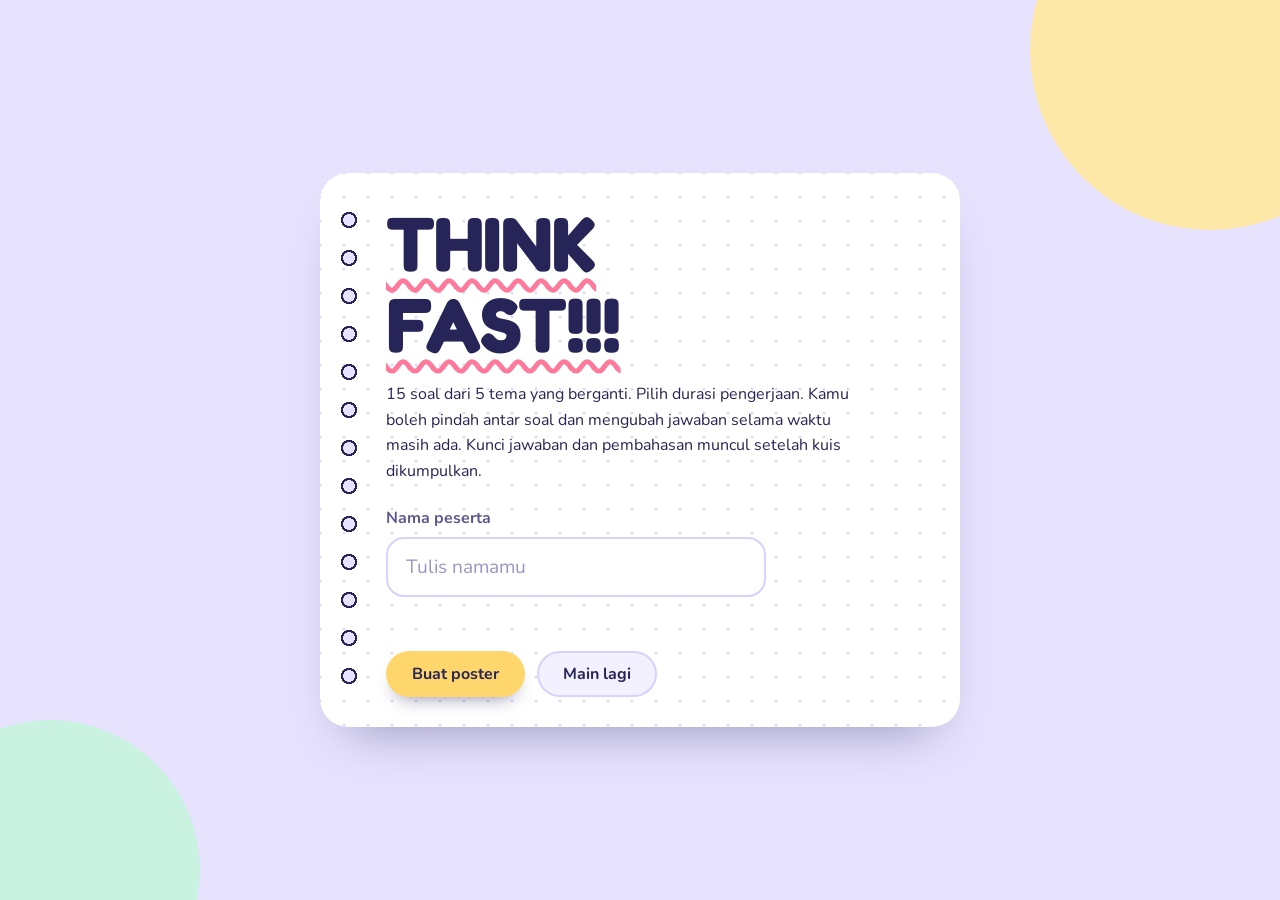
<file: think-fast/index.html>
<!DOCTYPE html>
<html lang="id">
<head>
<meta charset="UTF-8">
<meta name="viewport" content="width=device-width, initial-scale=1">
<title>THINK FAST!!!</title>
<link rel="preconnect" href="https://fonts.googleapis.com">
<link href="https://fonts.googleapis.com/css2?family=Archivo+Black&family=Archivo:wght@400;600&display=swap" rel="stylesheet">
<link rel="stylesheet" href="style.css">
</head>
<body>
<main>
  <section id="start">
    <h1>THINK<br>FAST!!!</h1>
    <p>15 soal dari 5 tema yang berganti. Pilih durasi pengerjaan. Kamu boleh pindah antar soal dan mengubah jawaban selama waktu masih ada. Kunci jawaban dan pembahasan muncul setelah kuis dikumpulkan.</p>
    <label class="field" for="nama">Nama peserta</label>
<input id="nama" class="answer" type="text" maxlength="40" placeholder="Tulis namamu" autocomplete="name">
<div class="err" id="err" aria-live="polite"></div>
    <div class="row">
    <a class="btn" id="poster" href="poster.html" target="_blank" rel="noopener">Buat poster</a>
    <button class="btn ghost" id="again">Main lagi</button>
</div>
  </section>

  <section id="game" class="hidden">
    <div class="top"><span id="no"></span><span id="clock"></span></div>
    <div class="track"><div id="bar"></div></div>
    <div id="theme"></div>
    <h2 id="q" class="big"></h2>
    <div id="vis" class="hidden"></div>
    <div class="opts" id="opts"></div>
    <div class="row">
      <button class="btn ghost" id="prev">Sebelumnya</button>
      <button class="btn ghost" id="nxt">Berikutnya</button>
      <button class="btn" id="submit">Kumpulkan</button>
    </div>
    <div class="grid" id="grid"></div>
  </section>

  <section id="end" class="hidden">
    <h1 style="font-size:clamp(2.4rem,12vw,4rem)">Kuis dikumpulkan</h1>
    <p id="sum"></p>
    <div class="big score" id="final"></div>
    <p id="detail"></p>
    <div id="review"></div>
    <div class="row"><button class="btn" id="again">Main lagi</button></div>
  </section>
</main>

<script src="script.js"></script>
</body>
</html>
</file>
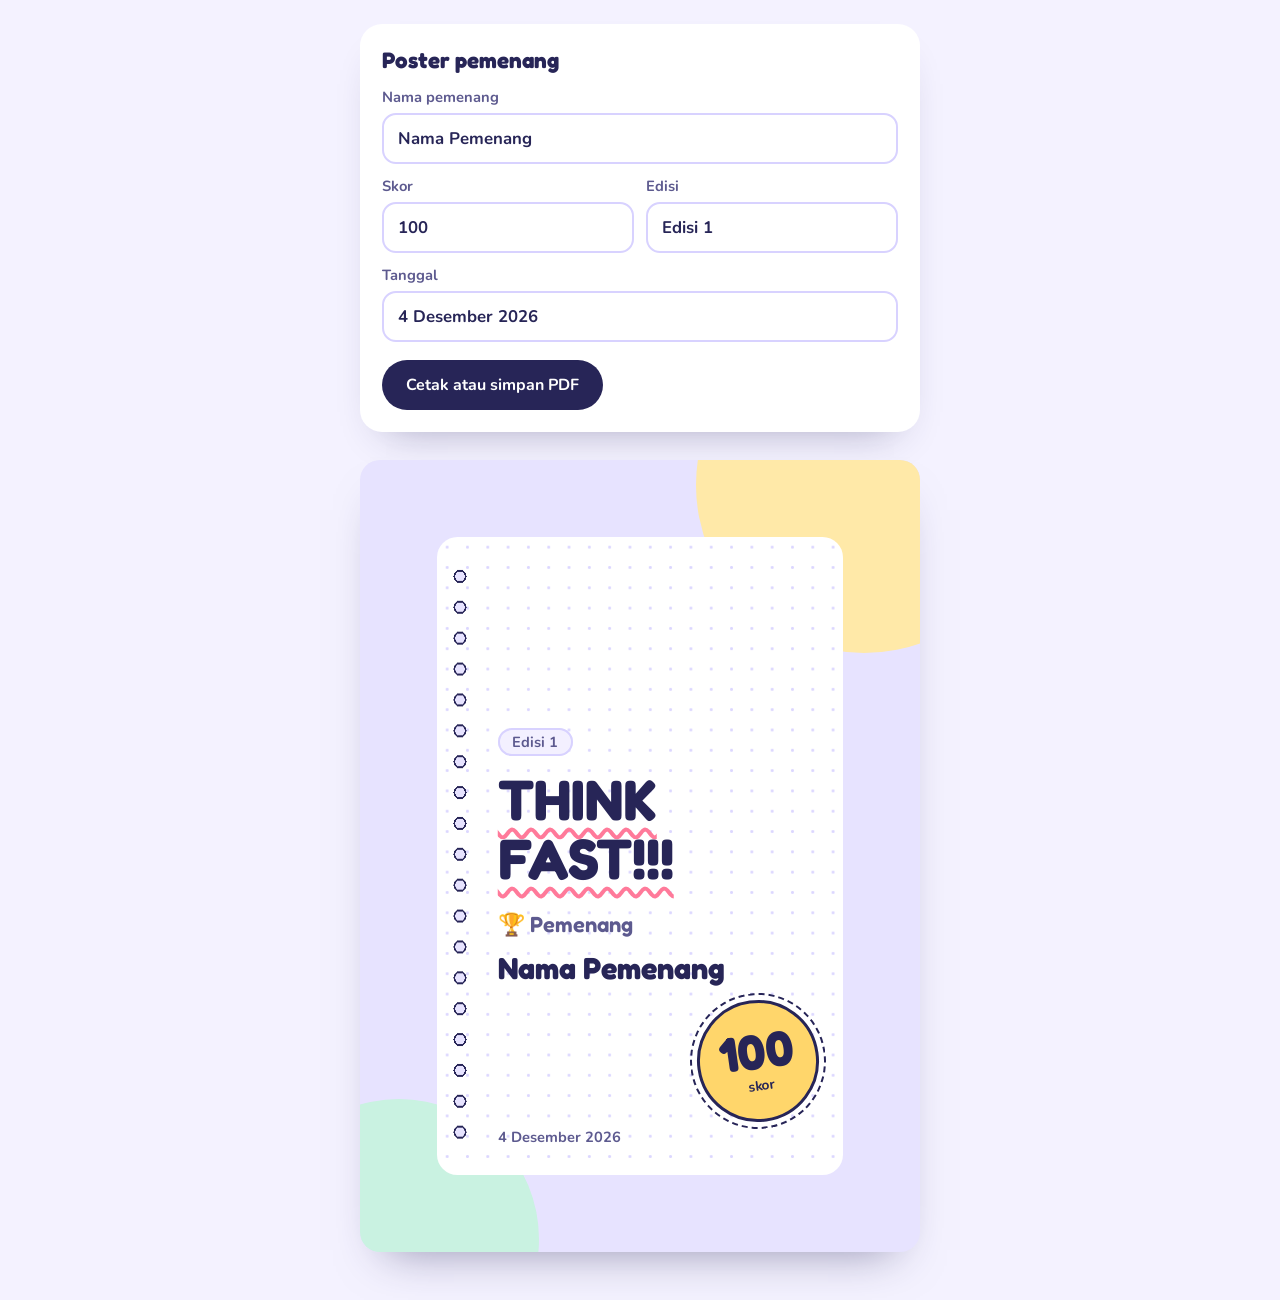
<file: poster.html>
<!DOCTYPE html>
<html lang="id">
<head>
<meta charset="UTF-8">
<meta name="viewport" content="width=device-width, initial-scale=1">
<title>Poster Pemenang THINK FAST!!!</title>
<style>
@import url("https://fonts.googleapis.com/css2?family=Fredoka:wght@500;600;700&family=Nunito:wght@400;600;700&display=swap");
:root{
  --bg:#e7e3ff;--ink:#272557;--soft:#5d5a8f;--tint:#f3f0ff;--edge:#d8d2ff;
  --violet:#6a58f0;--pink:#ff7a9a;--sun:#ffd66b;--mint:#7fe0b9;
  --display:"Fredoka",ui-rounded,system-ui,sans-serif;--body:"Nunito",system-ui,sans-serif;
}
*{box-sizing:border-box;margin:0}
body{min-height:100vh;padding:24px 16px 48px;background:#f4f2ff;color:var(--ink);font-family:var(--body)}
:focus-visible{outline:3px solid var(--violet);outline-offset:3px}

/* Panel isian */
.panel{max-width:560px;margin:0 auto 28px;padding:22px;background:#fff;border-radius:22px;box-shadow:0 20px 40px -26px rgba(39,37,87,.45)}
.panel h2{font-family:var(--display);font-size:1.4rem;margin-bottom:14px}
.panel label{display:block;margin:12px 0 6px;font-weight:700;color:var(--soft);font-size:.92rem}
.panel input{width:100%;font:700 1.05rem var(--body);padding:12px 14px;color:var(--ink);border:2px solid var(--edge);border-radius:14px}
.panel input:focus{outline:none;border-color:var(--violet);box-shadow:0 0 0 4px rgba(106,88,240,.2)}
.two{display:grid;grid-template-columns:1fr 1fr;gap:12px}
.btn{margin-top:18px;font:700 1rem var(--body);border:0;border-radius:999px;padding:14px 24px;cursor:pointer;background:var(--ink);color:#fff}
.btn:hover{filter:brightness(1.2)}

/* Poster */
.poster{
  container-type:inline-size;position:relative;overflow:hidden;
  width:100%;max-width:560px;aspect-ratio:1/1.414;margin:0 auto;
  background:var(--bg);border-radius:20px;padding:6cqw;display:flex;
  box-shadow:0 24px 44px -26px rgba(39,37,87,.5);
}
.poster::before,.poster::after{content:"";position:absolute;border-radius:50%}
.poster::before{width:60%;aspect-ratio:1;top:-18%;right:-20%;background:#ffe9a8}
.poster::after{width:50%;aspect-ratio:1;bottom:-16%;left:-18%;background:#c9f2e1}
.sheet{
  position:relative;z-index:1;flex:1;border-radius:5cqw;padding:7cqw 7cqw 7cqw 15cqw;
  display:flex;flex-direction:column;justify-content:center;align-items:flex-start;gap:3.4cqw;
  background-color:#fff;background-image:radial-gradient(circle,#dcd7ff 1.2px,transparent 1.7px);
  background-size:5cqw 5cqw;
}
.sheet::before{
  content:"";position:absolute;left:3.6cqw;top:6cqw;bottom:6cqw;width:4.4cqw;
  background:radial-gradient(circle,var(--bg) 0 1.2cqw,var(--ink) 1.2cqw 1.6cqw,transparent 1.6cqw) 0 0/4.4cqw 7.6cqw repeat-y;
}
.edisi{font-weight:700;font-size:3.6cqw;padding:1cqw 3.6cqw;border-radius:999px;background:var(--tint);color:var(--soft);box-shadow:inset 0 0 0 .5cqw var(--edge)}
h1{
  font-family:var(--display);font-weight:700;font-size:14cqw;line-height:1.05;
  text-decoration:underline wavy var(--pink);text-decoration-thickness:1.1cqw;text-underline-offset:2cqw;text-decoration-skip-ink:none;
}
.label{font-family:var(--display);font-weight:600;font-size:5.4cqw;color:var(--soft);margin-top:2cqw}
.nama{font-family:var(--display);font-weight:700;line-height:1.1;font-size:10cqw;overflow-wrap:anywhere;max-width:100%}
.stamp{
  position:absolute;right:6cqw;bottom:13cqw;width:30cqw;aspect-ratio:1;border-radius:50%;
  display:grid;place-content:center;text-align:center;transform:rotate(-8deg);
  background:var(--sun);border:.9cqw solid var(--ink);outline:.7cqw dashed var(--ink);outline-offset:1.4cqw;
}
.stamp span{font-family:var(--display);font-weight:700;font-size:12cqw;line-height:1}
.stamp small{font-weight:700;font-size:3.4cqw}
.foot{position:absolute;left:15cqw;bottom:7cqw;font-weight:700;font-size:3.6cqw;color:var(--soft)}

@media print{
  @page{size:A4;margin:10mm}
  body{background:#fff;padding:0}
  .panel{display:none}
  .poster{max-width:none;width:190mm;margin:0;border-radius:0;box-shadow:none}
  *{-webkit-print-color-adjust:exact;print-color-adjust:exact}
}
</style>
</head>
<body>

<div class="panel">
  <h2>Poster pemenang</h2>
  <label for="f-nama">Nama pemenang</label>
  <input id="f-nama" type="text" maxlength="40" value="Nama Pemenang">
  <div class="two">
    <div><label for="f-skor">Skor</label><input id="f-skor" type="text" inputmode="numeric" maxlength="3" value="100"></div>
    <div><label for="f-edisi">Edisi</label><input id="f-edisi" type="text" maxlength="20" value="Edisi 1"></div>
  </div>
  <label for="f-tgl">Tanggal</label>
  <input id="f-tgl" type="text" maxlength="30">
  <button class="btn" id="cetak">Cetak atau simpan PDF</button>
</div>

<div class="poster">
  <div class="sheet">
    <div class="edisi" id="p-edisi"></div>
    <h1>THINK<br>FAST!!!</h1>
    <div class="label">🏆 Pemenang</div>
    <div class="nama" id="p-nama"></div>
    <div class="stamp"><span id="p-skor"></span><small>skor</small></div>
    <div class="foot" id="p-tgl"></div>
  </div>
</div>

<script>
const $ = id => document.getElementById(id);
$("f-tgl").value = new Date().toLocaleDateString("id-ID", {day:"numeric", month:"long", year:"numeric"});

function update(){
  const nama = $("f-nama").value.trim() || "Nama Pemenang";
  $("p-nama").textContent = nama;
  // nama panjang dikecilkan supaya muat
  $("p-nama").style.fontSize = (nama.length <= 12 ? 10 : nama.length <= 20 ? 7.5 : 5.8) + "cqw";
  $("p-skor").textContent = $("f-skor").value.trim() || "0";
  $("p-edisi").textContent = $("f-edisi").value.trim() || "Edisi";
  $("p-tgl").textContent = $("f-tgl").value.trim();
}
["f-nama","f-skor","f-edisi","f-tgl"].forEach(id => $(id).addEventListener("input", update));
$("cetak").onclick = () => window.print();
// Isi otomatis dari link tombol "Buat poster" di halaman hasil kuis
const q = new URLSearchParams(location.search);
if (q.get("nama")) $("f-nama").value = q.get("nama").slice(0, 40);
if (/^\d{1,3}$/.test(q.get("skor") || "")) $("f-skor").value = q.get("skor");
update();
</script>
</body>
</html>
</file>
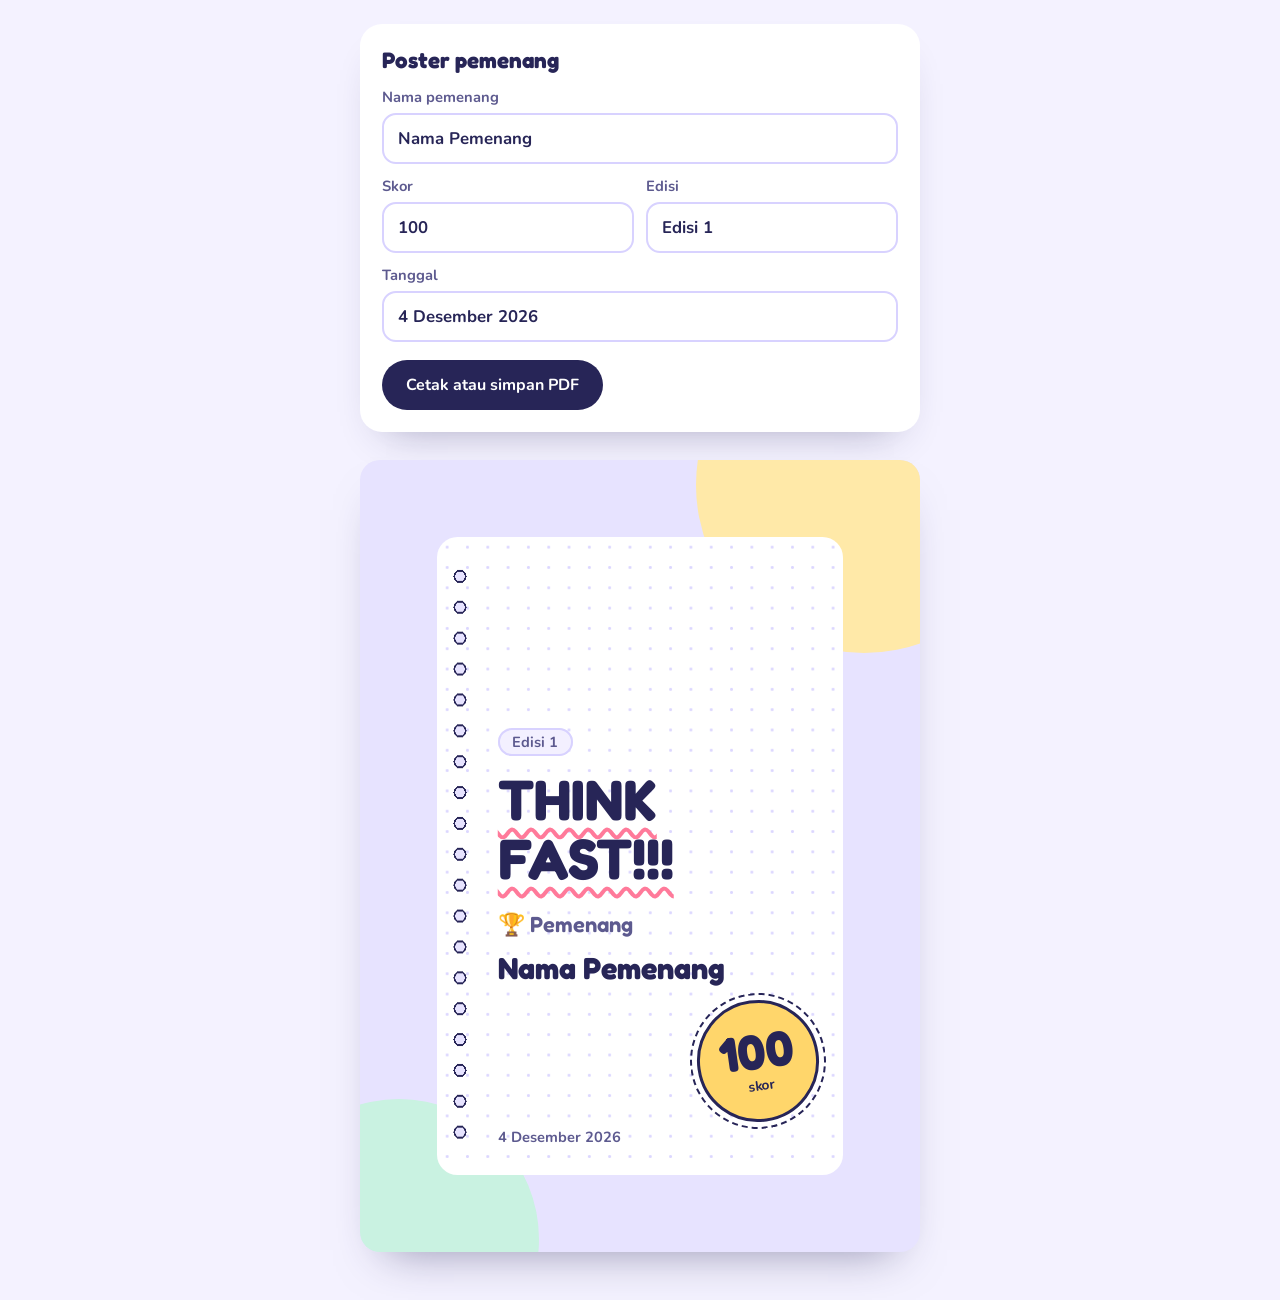
<file: think-fast/poster.html>
<!DOCTYPE html>
<html lang="id">
<head>
<meta charset="UTF-8">
<meta name="viewport" content="width=device-width, initial-scale=1">
<title>Poster Pemenang THINK FAST!!!</title>
<style>
@import url("https://fonts.googleapis.com/css2?family=Fredoka:wght@500;600;700&family=Nunito:wght@400;600;700&display=swap");
:root{
  --bg:#e7e3ff;--ink:#272557;--soft:#5d5a8f;--tint:#f3f0ff;--edge:#d8d2ff;
  --violet:#6a58f0;--pink:#ff7a9a;--sun:#ffd66b;--mint:#7fe0b9;
  --display:"Fredoka",ui-rounded,system-ui,sans-serif;--body:"Nunito",system-ui,sans-serif;
}
*{box-sizing:border-box;margin:0}
body{min-height:100vh;padding:24px 16px 48px;background:#f4f2ff;color:var(--ink);font-family:var(--body)}
:focus-visible{outline:3px solid var(--violet);outline-offset:3px}

/* Panel isian */
.panel{max-width:560px;margin:0 auto 28px;padding:22px;background:#fff;border-radius:22px;box-shadow:0 20px 40px -26px rgba(39,37,87,.45)}
.panel h2{font-family:var(--display);font-size:1.4rem;margin-bottom:14px}
.panel label{display:block;margin:12px 0 6px;font-weight:700;color:var(--soft);font-size:.92rem}
.panel input{width:100%;font:700 1.05rem var(--body);padding:12px 14px;color:var(--ink);border:2px solid var(--edge);border-radius:14px}
.panel input:focus{outline:none;border-color:var(--violet);box-shadow:0 0 0 4px rgba(106,88,240,.2)}
.two{display:grid;grid-template-columns:1fr 1fr;gap:12px}
.btn{margin-top:18px;font:700 1rem var(--body);border:0;border-radius:999px;padding:14px 24px;cursor:pointer;background:var(--ink);color:#fff}
.btn:hover{filter:brightness(1.2)}

/* Poster */
.poster{
  container-type:inline-size;position:relative;overflow:hidden;
  width:100%;max-width:560px;aspect-ratio:1/1.414;margin:0 auto;
  background:var(--bg);border-radius:20px;padding:6cqw;display:flex;
  box-shadow:0 24px 44px -26px rgba(39,37,87,.5);
}
.poster::before,.poster::after{content:"";position:absolute;border-radius:50%}
.poster::before{width:60%;aspect-ratio:1;top:-18%;right:-20%;background:#ffe9a8}
.poster::after{width:50%;aspect-ratio:1;bottom:-16%;left:-18%;background:#c9f2e1}
.sheet{
  position:relative;z-index:1;flex:1;border-radius:5cqw;padding:7cqw 7cqw 7cqw 15cqw;
  display:flex;flex-direction:column;justify-content:center;align-items:flex-start;gap:3.4cqw;
  background-color:#fff;background-image:radial-gradient(circle,#dcd7ff 1.2px,transparent 1.7px);
  background-size:5cqw 5cqw;
}
.sheet::before{
  content:"";position:absolute;left:3.6cqw;top:6cqw;bottom:6cqw;width:4.4cqw;
  background:radial-gradient(circle,var(--bg) 0 1.2cqw,var(--ink) 1.2cqw 1.6cqw,transparent 1.6cqw) 0 0/4.4cqw 7.6cqw repeat-y;
}
.edisi{font-weight:700;font-size:3.6cqw;padding:1cqw 3.6cqw;border-radius:999px;background:var(--tint);color:var(--soft);box-shadow:inset 0 0 0 .5cqw var(--edge)}
h1{
  font-family:var(--display);font-weight:700;font-size:14cqw;line-height:1.05;
  text-decoration:underline wavy var(--pink);text-decoration-thickness:1.1cqw;text-underline-offset:2cqw;text-decoration-skip-ink:none;
}
.label{font-family:var(--display);font-weight:600;font-size:5.4cqw;color:var(--soft);margin-top:2cqw}
.nama{font-family:var(--display);font-weight:700;line-height:1.1;font-size:10cqw;overflow-wrap:anywhere;max-width:100%}
.stamp{
  position:absolute;right:6cqw;bottom:13cqw;width:30cqw;aspect-ratio:1;border-radius:50%;
  display:grid;place-content:center;text-align:center;transform:rotate(-8deg);
  background:var(--sun);border:.9cqw solid var(--ink);outline:.7cqw dashed var(--ink);outline-offset:1.4cqw;
}
.stamp span{font-family:var(--display);font-weight:700;font-size:12cqw;line-height:1}
.stamp small{font-weight:700;font-size:3.4cqw}
.foot{position:absolute;left:15cqw;bottom:7cqw;font-weight:700;font-size:3.6cqw;color:var(--soft)}

@media print{
  @page{size:A4;margin:10mm}
  body{background:#fff;padding:0}
  .panel{display:none}
  .poster{max-width:none;width:190mm;margin:0;border-radius:0;box-shadow:none}
  *{-webkit-print-color-adjust:exact;print-color-adjust:exact}
}
</style>
</head>
<body>

<div class="panel">
  <h2>Poster pemenang</h2>
  <label for="f-nama">Nama pemenang</label>
  <input id="f-nama" type="text" maxlength="40" value="Nama Pemenang">
  <div class="two">
    <div><label for="f-skor">Skor</label><input id="f-skor" type="text" inputmode="numeric" maxlength="3" value="100"></div>
    <div><label for="f-edisi">Edisi</label><input id="f-edisi" type="text" maxlength="20" value="Edisi 1"></div>
  </div>
  <label for="f-tgl">Tanggal</label>
  <input id="f-tgl" type="text" maxlength="30">
  <button class="btn" id="cetak">Cetak atau simpan PDF</button>
</div>

<div class="poster">
  <div class="sheet">
    <div class="edisi" id="p-edisi"></div>
    <h1>THINK<br>FAST!!!</h1>
    <div class="label">🏆 Pemenang</div>
    <div class="nama" id="p-nama"></div>
    <div class="stamp"><span id="p-skor"></span><small>skor</small></div>
    <div class="foot" id="p-tgl"></div>
  </div>
</div>

<script>
const $ = id => document.getElementById(id);
$("f-tgl").value = new Date().toLocaleDateString("id-ID", {day:"numeric", month:"long", year:"numeric"});

function update(){
  const nama = $("f-nama").value.trim() || "Nama Pemenang";
  $("p-nama").textContent = nama;
  // nama panjang dikecilkan supaya muat
  $("p-nama").style.fontSize = (nama.length <= 12 ? 10 : nama.length <= 20 ? 7.5 : 5.8) + "cqw";
  $("p-skor").textContent = $("f-skor").value.trim() || "0";
  $("p-edisi").textContent = $("f-edisi").value.trim() || "Edisi";
  $("p-tgl").textContent = $("f-tgl").value.trim();
}
["f-nama","f-skor","f-edisi","f-tgl"].forEach(id => $(id).addEventListener("input", update));
$("cetak").onclick = () => window.print();
// Isi otomatis dari link tombol "Buat poster" di halaman hasil kuis
const q = new URLSearchParams(location.search);
if (q.get("nama")) $("f-nama").value = q.get("nama").slice(0, 40);
if (/^\d{1,3}$/.test(q.get("skor") || "")) $("f-skor").value = q.get("skor");
update();
</script>
</body>
</html>
</file>
<file: think-fast/style.css>
@import url("https://fonts.googleapis.com/css2?family=Fredoka:wght@500;600;700&family=Nunito:wght@400;600;700&display=swap");

:root{
  --bg:#e7e3ff; --ink:#272557; --soft:#5d5a8f;
  --paper:#fff; --tint:#f3f0ff; --edge:#d8d2ff;
  --violet:#6a58f0; --pink:#ff7a9a; --sun:#ffd66b; --mint:#7fe0b9; --sky:#8ccbff;
  --alert:#d6264a; --ok:#1e9e70;
  --display:"Fredoka","Baloo 2",ui-rounded,system-ui,sans-serif;
  --body:"Nunito",system-ui,sans-serif;
}
*{box-sizing:border-box;margin:0}
html{overflow-x:hidden}
body{
  min-height:100vh;display:flex;justify-content:center;padding:28px 16px;
  background:var(--bg);color:var(--ink);font-family:var(--body);position:relative;overflow-x:hidden;
}
/* dua lingkaran besar di latar */
body::before,body::after{content:"";position:fixed;border-radius:50%;z-index:0;pointer-events:none}
body::before{width:360px;height:360px;top:-130px;right:-110px;background:#ffe9a8}
body::after{width:300px;height:300px;bottom:-120px;left:-100px;background:#c9f2e1}
main{position:relative;z-index:1;width:100%;max-width:640px;display:flex;flex-direction:column;justify-content:center}

h1,.big{font-family:var(--display);letter-spacing:-.01em}
h1{
  font-weight:700;font-size:clamp(2.8rem,13vw,4.8rem);line-height:1.05;margin-bottom:18px;color:var(--ink);
  text-decoration:underline wavy var(--pink);text-decoration-thickness:5px;
  text-underline-offset:8px;text-decoration-skip-ink:none;
}
p{line-height:1.6;max-width:48ch;color:var(--ink)}
:focus-visible{outline:3px solid var(--violet);outline-offset:3px}
.hidden{display:none!important}

/* Lembar buku catatan */
#start,#game,#end{
  position:relative;padding:30px 28px 30px 66px;border-radius:28px;
  background-color:var(--paper);
  background-image:radial-gradient(circle,#dcd7ff 1.2px,transparent 1.7px);
  background-size:24px 24px;background-position:12px 12px;
  box-shadow:0 28px 50px -28px rgba(39,37,87,.45);
  animation:rise .45s ease-out both;
}
#start::before,#game::before,#end::before{
  content:"";position:absolute;left:18px;top:28px;bottom:28px;width:22px;
  background:radial-gradient(circle,var(--bg) 0 6px,var(--ink) 6px 8px,transparent 8px) 0 0/22px 38px repeat-y;
}
@keyframes rise{from{opacity:0;transform:translateY(16px)}}

/* Tombol */
.btn{
  font:700 1rem/1 var(--body);border:0;border-radius:999px;padding:15px 26px;cursor:pointer;
  background:var(--sun);color:var(--ink);
  box-shadow:0 10px 18px -10px rgba(39,37,87,.55);
  transition:transform .15s,box-shadow .15s;
}
.btn:hover:not(:disabled){transform:translateY(-2px);box-shadow:0 14px 20px -10px rgba(39,37,87,.55)}
.btn:active:not(:disabled){transform:translateY(0)}
.btn:disabled{opacity:.45;box-shadow:none;cursor:default}
.btn.ghost{background:var(--tint);box-shadow:inset 0 0 0 2px var(--edge)}
.btn.ghost:hover:not(:disabled){box-shadow:inset 0 0 0 2px var(--violet)}
[data-min="30"]{background:var(--mint)}
[data-min="60"]{background:var(--sun)}
#submit{background:var(--ink);color:#fff}
.row{display:flex;gap:12px;flex-wrap:wrap;margin-top:24px}

/* Bagian atas soal */
.top{display:flex;justify-content:space-between;align-items:center;margin-bottom:12px}
#no{font-weight:700;color:var(--soft)}
#clock{
  font-family:var(--display);font-weight:600;font-size:1.2rem;font-variant-numeric:tabular-nums;
  background:var(--ink);color:#fff;border-radius:999px;padding:6px 18px;
}
#clock.low{background:var(--alert)}
.track{height:10px;background:var(--tint);border-radius:999px;overflow:hidden;margin-bottom:20px}
#bar{height:100%;width:100%;border-radius:999px;background:var(--violet);transition:width .5s linear,background .3s}
#bar.low{background:var(--alert)}
#theme{
  display:inline-block;margin-bottom:12px;padding:5px 14px;border-radius:999px;
  background:var(--tint);color:var(--soft);font-weight:700;font-size:.85rem;
  box-shadow:inset 0 0 0 2px var(--edge);
}
#q{font-weight:600;font-size:clamp(1.35rem,5vw,1.85rem);line-height:1.3;color:var(--ink);margin-bottom:16px}
#vis{
  font-size:clamp(1.8rem,8vw,2.6rem);letter-spacing:.12em;line-height:1.4;text-align:center;
  background:var(--tint);border:2px dashed #c4bcff;border-radius:20px;padding:16px;margin-bottom:18px;
}
#vis.kata{font-family:var(--display);font-weight:600;letter-spacing:.3em;font-size:clamp(1.5rem,7vw,2.3rem)}

/* Pilihan ganda */
.opts{display:grid;gap:12px;counter-reset:o}
.opt{
  display:flex;align-items:center;gap:14px;text-align:left;cursor:pointer;
  font:700 1.02rem/1.3 var(--body);color:var(--ink);
  background:#fff;border:2px solid var(--edge);border-radius:18px;padding:12px 16px;
  transition:transform .15s,border-color .15s,box-shadow .15s,background .15s;
}
.opt::before{
  counter-increment:o;content:counter(o,upper-alpha);flex:none;
  display:grid;place-items:center;width:34px;height:34px;border-radius:50%;
  font-family:var(--display);font-weight:600;color:var(--ink);background:var(--pink);
}
.opt:nth-child(2)::before{background:var(--sun)}
.opt:nth-child(3)::before{background:var(--mint)}
.opt:nth-child(4)::before{background:var(--sky)}
.opt:hover{transform:translateY(-2px);border-color:var(--violet);box-shadow:0 10px 18px -12px rgba(106,88,240,.7)}
.opt.sel{background:var(--violet);border-color:var(--violet);color:#fff}
.opt.sel::before{background:#fff}

/* Isian dan lengkapi kata */
.answer{
  width:100%;font:700 1.2rem var(--body);padding:15px 18px;color:var(--ink);background:#fff;
  border:2px solid var(--edge);border-radius:18px;
}
.answer::placeholder{color:#9a97c4;font-weight:400}
.answer:focus,.letter:focus{outline:none;border-color:var(--violet);box-shadow:0 0 0 4px rgba(106,88,240,.2)}
.hint{font-size:.92rem;margin-bottom:4px;color:var(--soft)}
.letters{display:flex;flex-wrap:wrap;gap:10px;justify-content:center}
.letter{
  width:54px;height:62px;text-align:center;text-transform:uppercase;
  font-family:var(--display);font-weight:600;font-size:1.7rem;color:var(--ink);
  background:#fff;border:2px solid var(--edge);border-radius:16px;
}

/* Nomor soal */
.grid{display:flex;flex-wrap:wrap;gap:8px;margin-top:24px;padding-top:20px;border-top:2px dashed var(--edge)}
.dot{
  font:700 .95rem var(--body);width:40px;height:40px;border-radius:50%;cursor:pointer;
  background:#fff;color:var(--ink);border:2px solid var(--edge);
}
.dot.done{background:var(--mint);border-color:var(--mint)}
.dot.cur{background:var(--violet);border-color:var(--violet);color:#fff;box-shadow:0 0 0 4px rgba(106,88,240,.2)}

/* Hasil: stempel nilai */
#sum,#detail{max-width:48ch}
.score{
  display:grid;place-items:center;width:clamp(150px,38vw,190px);aspect-ratio:1;
  margin:26px 12px 30px;border-radius:50%;transform:rotate(-8deg);
  background:var(--sun);color:var(--ink);font-weight:700;font-size:clamp(3.4rem,14vw,4.6rem);
  border:4px solid var(--ink);outline:3px dashed var(--ink);outline-offset:7px;
}
.rev{
  margin-top:14px;padding:16px 18px;border-radius:18px;background:var(--tint);color:var(--ink);
  border:2px solid var(--edge);border-left:8px solid var(--alert);
}
.rev.ok{border-left-color:var(--mint)}
.rev h3{font-size:1.02rem;line-height:1.35;margin-bottom:8px}
.rev .v{font-size:1.4rem;margin-bottom:6px}
.rev .tag{font-weight:700;font-size:.92rem;margin-bottom:6px}
.rev .tag::before{content:"✗ ";color:var(--alert)}
.rev.ok .tag::before{content:"✓ ";color:var(--ok)}
.rev .exp{margin-top:8px;font-size:.95rem;line-height:1.55;background:#fff;border-radius:12px;padding:10px 12px}

@media (max-width:520px){
  body{padding:18px 10px}
  #start,#game,#end{padding:24px 16px 24px 46px;border-radius:22px}
  #start::before,#game::before,#end::before{left:10px;width:18px;background-size:18px 34px}
  .row .btn{flex:1}
  .letter{width:44px;height:54px;font-size:1.45rem}
}
@media (prefers-reduced-motion:reduce){
  *{transition:none!important;animation:none!important}
}
.field{display:block;margin-top:22px;margin-bottom:8px;font-weight:700;color:var(--soft)}
#start .answer{max-width:380px}
.err{min-height:1.4em;margin-top:8px;color:var(--alert);font-weight:700}
a.btn{display:inline-block;text-decoration:none}
</file>
